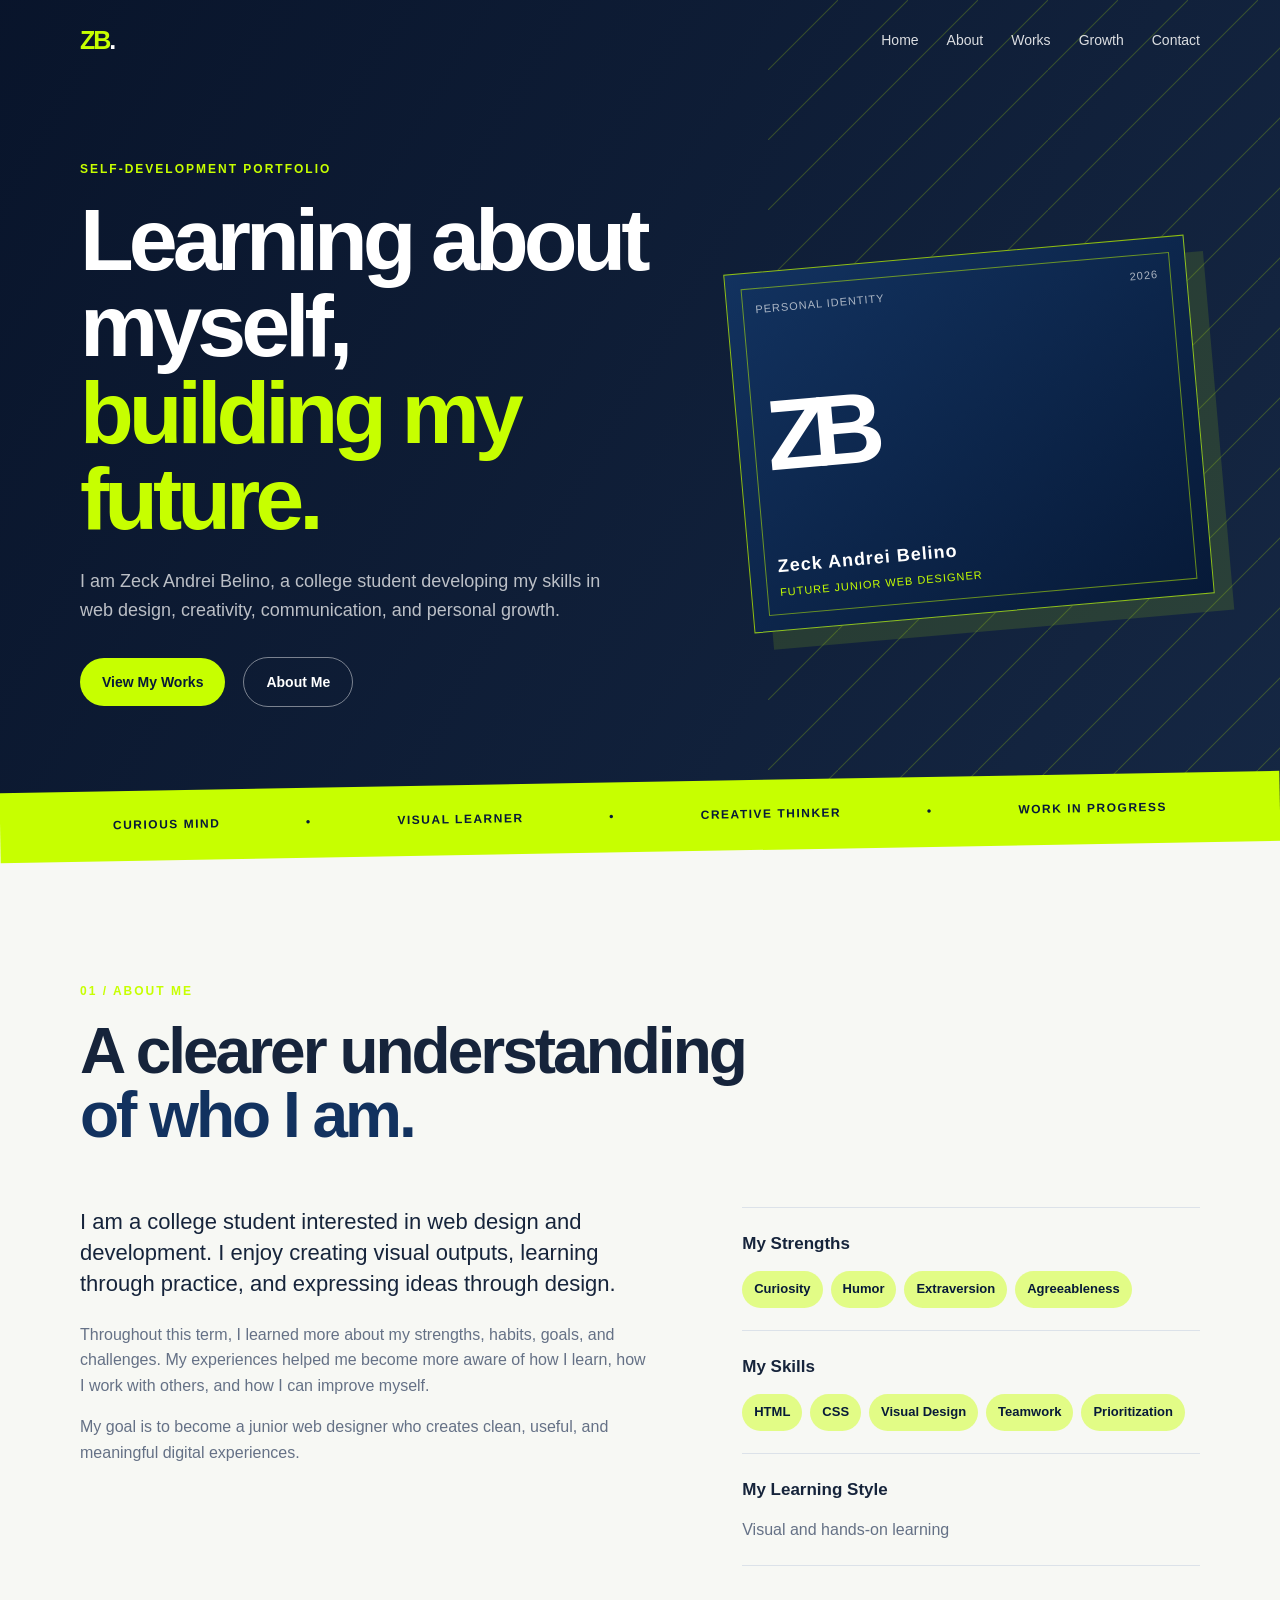
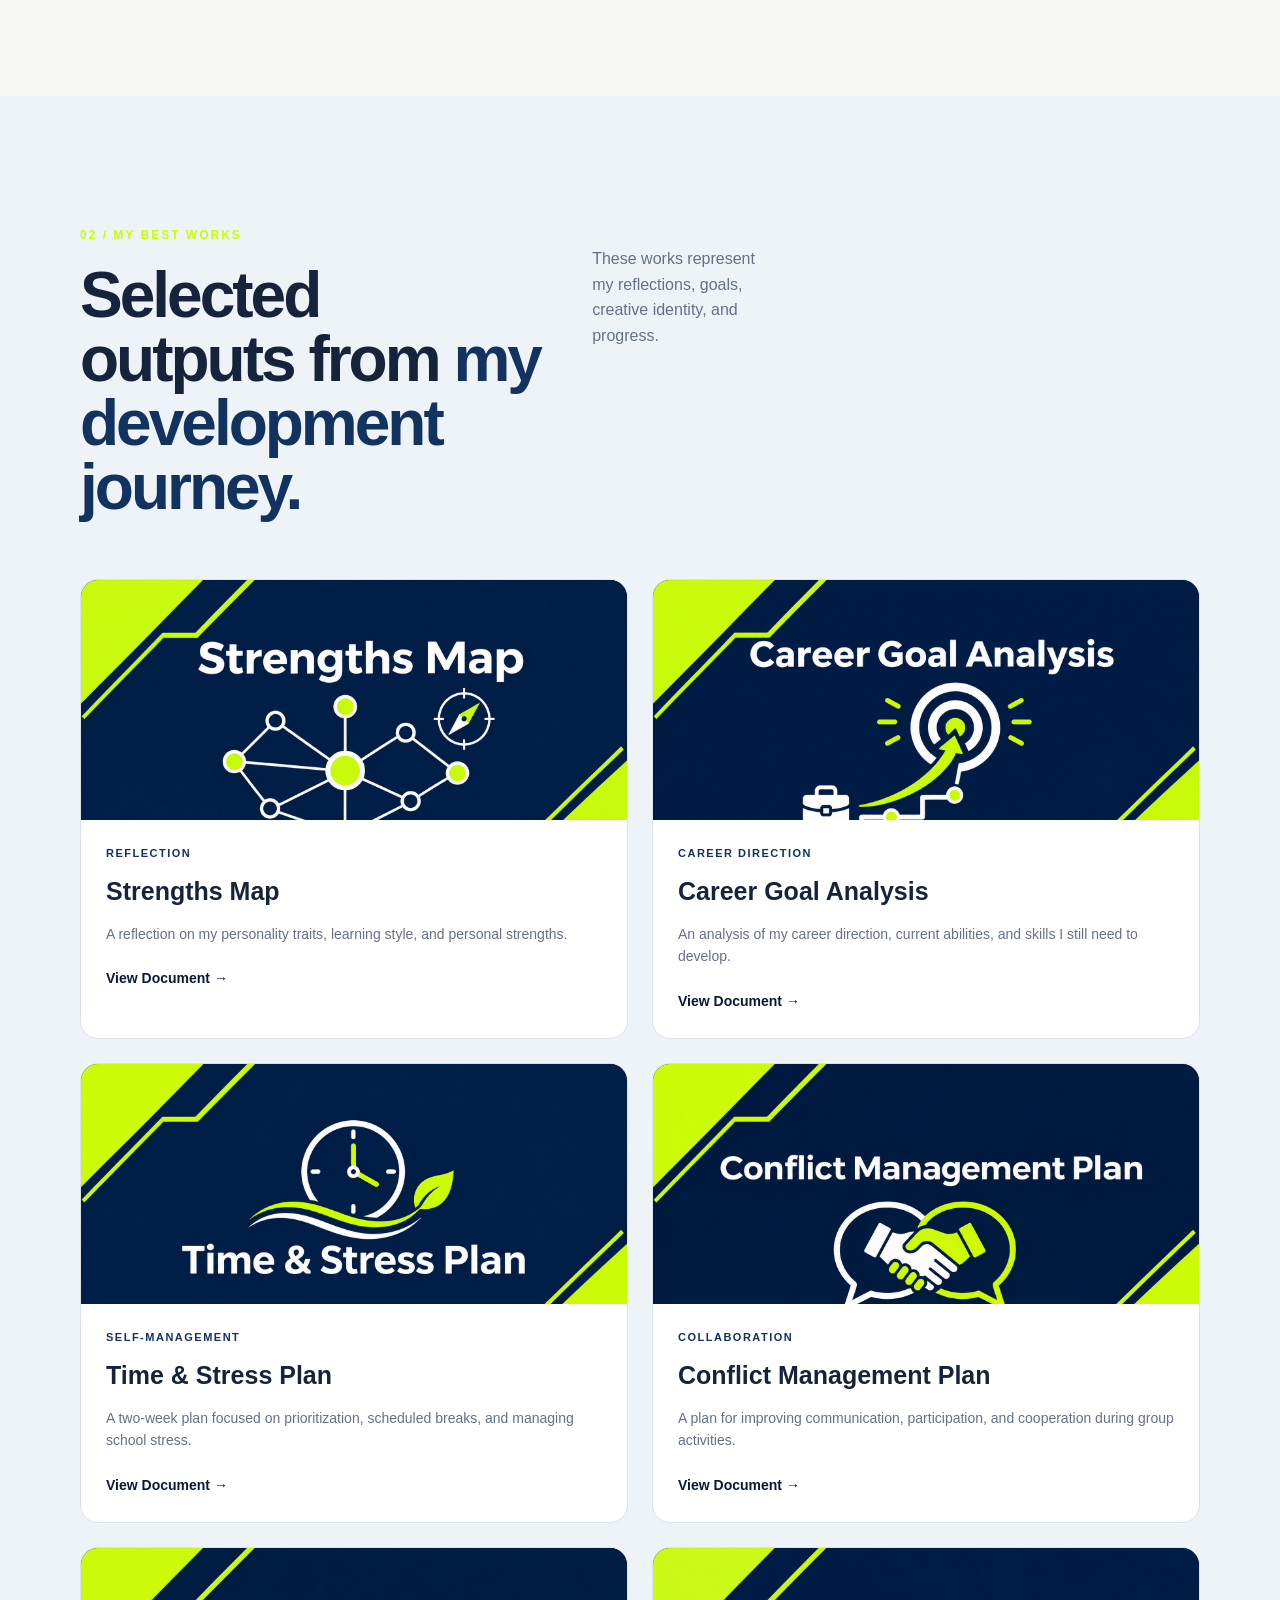
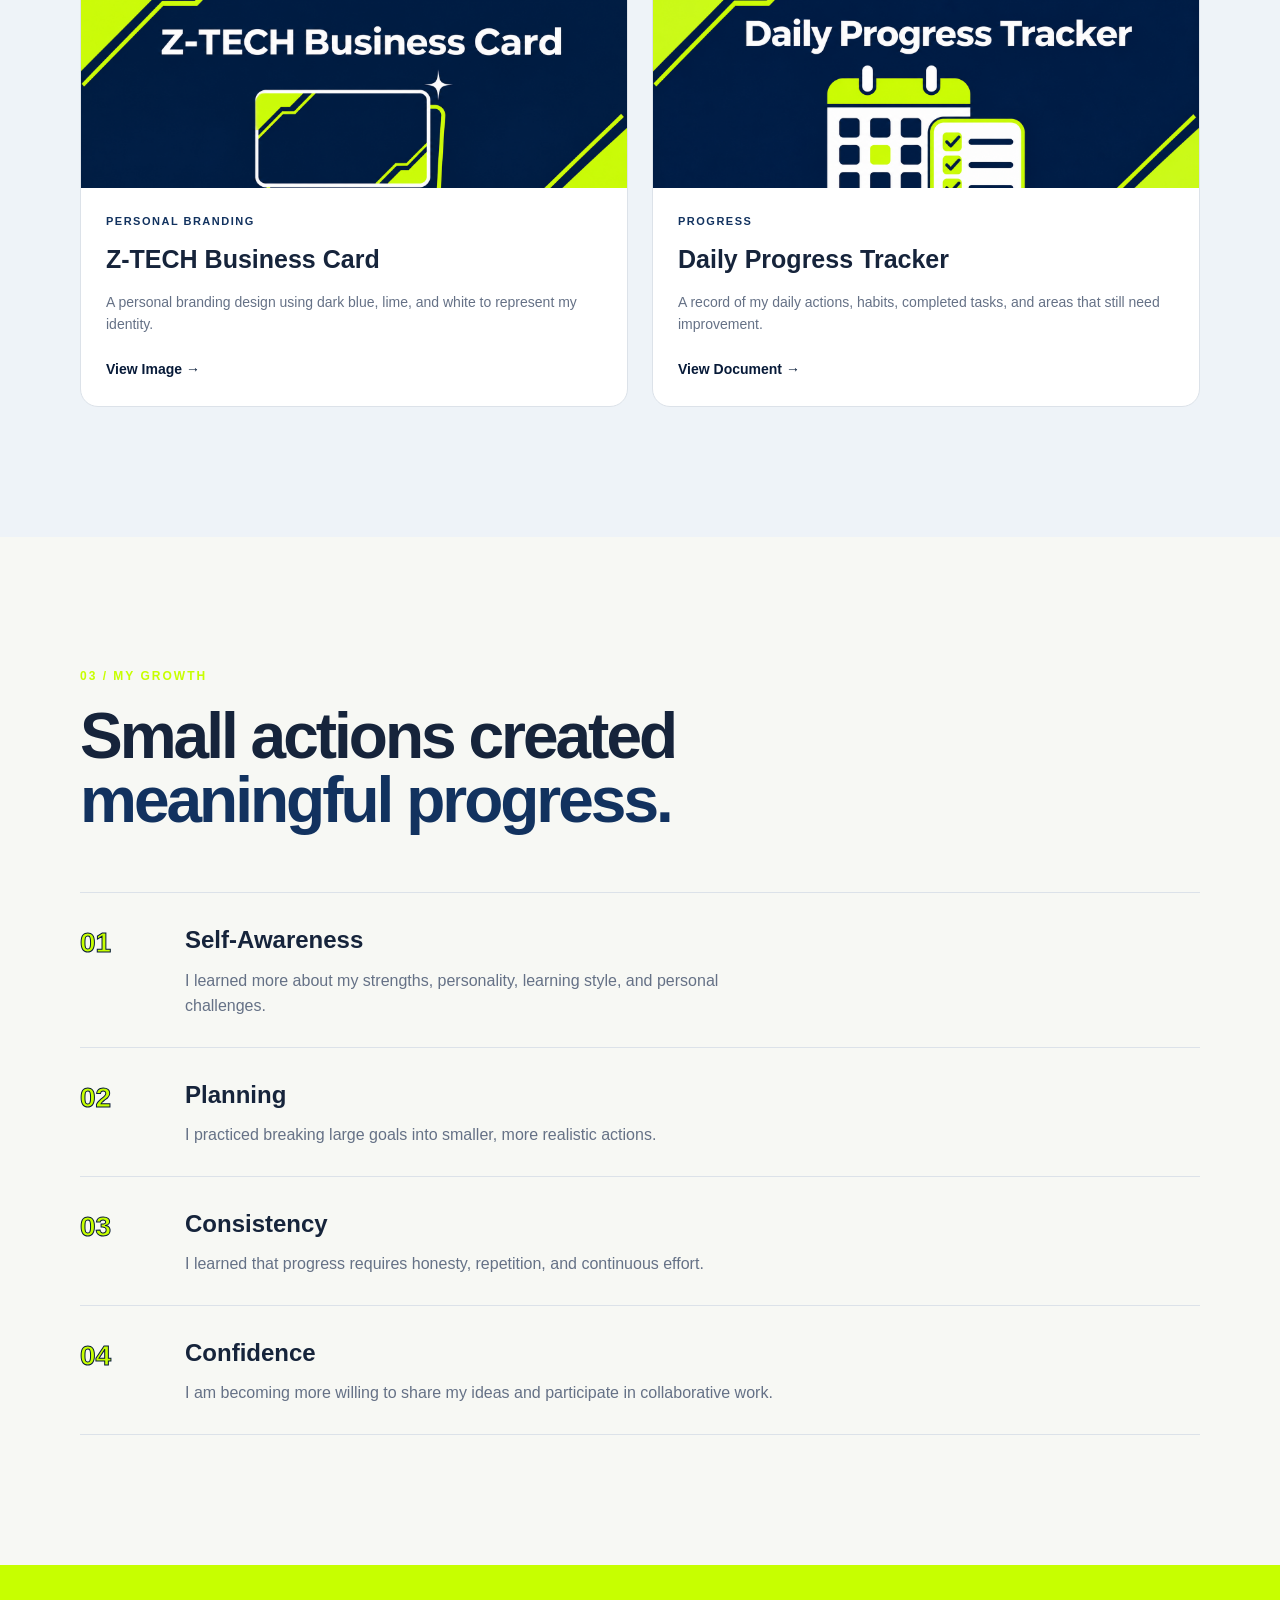
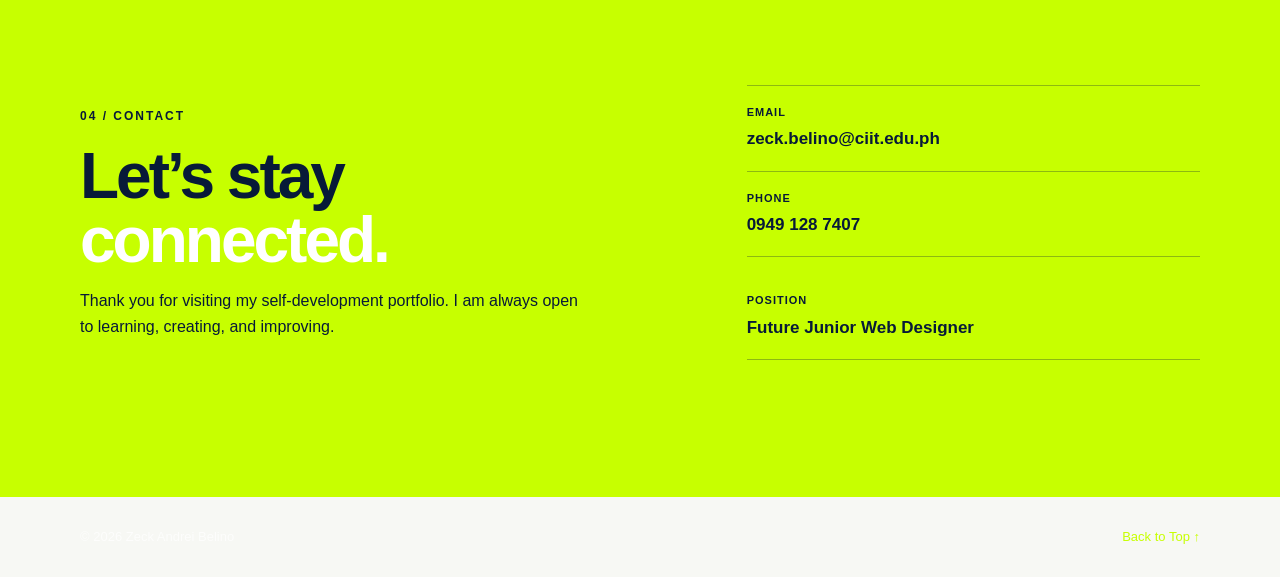
<file: index.html>
<!DOCTYPE html>
<html lang="en">
<head>
    <meta charset="UTF-8">
    <meta name="viewport" content="width=device-width, initial-scale=1.0">

    <title>Zeck Andrei Belino | Portfolio</title>

    <link rel="stylesheet" href="styles.css">
</head>

<body>

    <header class="site-header">
        <div class="container nav-container">

            <a href="#home" class="logo">
                ZB<span>.</span>
            </a>

            <nav class="navigation" aria-label="Main navigation">
                <a href="#home">Home</a>
                <a href="#about">About</a>
                <a href="#works">Works</a>
                <a href="#growth">Growth</a>
                <a href="#contact">Contact</a>
            </nav>

        </div>
    </header>

    <main>

        <section class="hero" id="home">
            <div class="container hero-grid">

                <div class="hero-text">
                    <p class="small-label">SELF-DEVELOPMENT PORTFOLIO</p>

                    <h1>
                        Learning about myself,
                        <span>building my future.</span>
                    </h1>

                    <p class="hero-description">
                        I am Zeck Andrei Belino, a college student developing my
                        skills in web design, creativity, communication, and personal growth.
                    </p>

                    <div class="hero-buttons">
                        <a href="#works" class="button primary-button">
                            View My Works
                        </a>

                        <a href="#about" class="button secondary-button">
                            About Me
                        </a>
                    </div>
                </div>

                <div class="identity-card">
                    <div class="identity-top">
                        <span>PERSONAL IDENTITY</span>
                        <span>2026</span>
                    </div>

                    <div class="identity-logo">
                        ZB
                    </div>

                    <div class="identity-bottom">
                        <strong>Zeck Andrei Belino</strong>
                        <span>Future Junior Web Designer</span>
                    </div>
                </div>

            </div>
        </section>

        <section class="intro-strip">
            <div class="container intro-strip-content">
                <p>CURIOUS MIND</p>
                <span>•</span>
                <p>VISUAL LEARNER</p>
                <span>•</span>
                <p>CREATIVE THINKER</p>
                <span>•</span>
                <p>WORK IN PROGRESS</p>
            </div>
        </section>

        <section class="section" id="about">
            <div class="container">

                <div class="section-heading">
                    <p class="small-label">01 / ABOUT ME</p>

                    <h2>
                        A clearer understanding
                        <span>of who I am.</span>
                    </h2>
                </div>

                <div class="about-grid">

                    <div class="about-text">
                        <p class="large-paragraph">
                            I am a college student interested in web design and
                            development. I enjoy creating visual outputs, learning
                            through practice, and expressing ideas through design.
                        </p>

                        <p>
                            Throughout this term, I learned more about my strengths,
                            habits, goals, and challenges. My experiences helped me
                            become more aware of how I learn, how I work with others,
                            and how I can improve myself.
                        </p>

                        <p>
                            My goal is to become a junior web designer who creates
                            clean, useful, and meaningful digital experiences.
                        </p>
                    </div>

                    <div class="skills-box">

                        <div class="skill-group">
                            <h3>My Strengths</h3>

                            <div class="tag-list">
                                <span>Curiosity</span>
                                <span>Humor</span>
                                <span>Extraversion</span>
                                <span>Agreeableness</span>
                            </div>
                        </div>

                        <div class="skill-group">
                            <h3>My Skills</h3>

                            <div class="tag-list">
                                <span>HTML</span>
                                <span>CSS</span>
                                <span>Visual Design</span>
                                <span>Teamwork</span>
                                <span>Prioritization</span>
                            </div>
                        </div>

                        <div class="skill-group">
                            <h3>My Learning Style</h3>
                            <p>Visual and hands-on learning</p>
                        </div>

                    </div>

                </div>

            </div>
        </section>

        <section class="section light-section" id="works">
            <div class="container">

                <div class="section-heading heading-row">
                    <div>
                        <p class="small-label">02 / MY BEST WORKS</p>

                        <h2>
                            Selected outputs from
                            <span>my development journey.</span>
                        </h2>
                    </div>

                    <p class="heading-description">
                        These works represent my reflections, goals,
                        creative identity, and progress.
                    </p>
                </div>

                <div class="project-grid">

                    <article class="project-card">
                        <div class="project-image">
                            <img src="5726487a-9eb1-4b4b-90cb-794a3b75b8ec.png"
                                alt="Strengths Map project">
                        </div>

                        <div class="project-content">
                            <p class="project-category">REFLECTION</p>
                            <h3>Strengths Map</h3>

                            <p>
                                A reflection on my personality traits, learning style,
                                and personal strengths.
                            </p>

                            <a href="Untitled document (2) (1).pdf"
                                target="_blank"
                                class="project-link">
                                View Document →
                            </a>
                        </div>
                    </article>

                    <article class="project-card">
                        <div class="project-image">
                            <img src="0dbb252a-c9a9-43d4-9658-d744826a8046.png"
                                alt="Career Goal Analysis project">
                        </div>

                        <div class="project-content">
                            <p class="project-category">CAREER DIRECTION</p>
                            <h3>Career Goal Analysis</h3>

                            <p>
                                An analysis of my career direction, current abilities,
                                and skills I still need to develop.
                            </p>

                            <a href="Untitled document (1) (1).pdf"
                                target="_blank"
                                class="project-link">
                                View Document →
                            </a>
                        </div>
                    </article>

                    <article class="project-card">
                        <div class="project-image">
                            <img src="ac0e9878-99e4-4309-ab65-42a518baffd8.png"
                                alt="Time and Stress Plan project">
                        </div>

                        <div class="project-content">
                            <p class="project-category">SELF-MANAGEMENT</p>
                            <h3>Time & Stress Plan</h3>

                            <p>
                                A two-week plan focused on prioritization,
                                scheduled breaks, and managing school stress.
                            </p>

                            <a href="Part 1_ My Two-Week Self-Development Plan.pdf"
                                target="_blank"
                                class="project-link">
                                View Document →
                            </a>
                        </div>
                    </article>

                    <article class="project-card">
                        <div class="project-image">
                            <img src="60fb3ca5-456d-4b8c-8cfd-8cd71c9e4f44.png"
                                alt="Collaboration Plan project">
                        </div>

                        <div class="project-content">
                            <p class="project-category">COLLABORATION</p>
                            <h3>Conflict Management Plan</h3>

                            <p>
                                A plan for improving communication, participation,
                                and cooperation during group activities.
                            </p>

                            <a href="Self_Development_II (1).pdf"
                                target="_blank"
                                class="project-link">
                                View Document →
                            </a>
                        </div>
                    </article>

                    <article class="project-card">
                        <div class="project-image">
                            <img src="61a6b579-88f3-4e82-9f64-a81b5894c572.png"
                                alt="Z-TECH personal branding business card">
                        </div>

                        <div class="project-content">
                            <p class="project-category">PERSONAL BRANDING</p>
                            <h3>Z-TECH Business Card</h3>

                            <p>
                                A personal branding design using dark blue,
                                lime, and white to represent my identity.
                            </p>

                            <a href="business-card2.webp"
                                target="_blank"
                                class="project-link">
                                View Image →
                            </a>
                        </div>
                    </article>

                    <article class="project-card">
                        <div class="project-image">
                            <img src="d9bf7e5f-47af-4261-9d14-653e694151b7.png"
                                alt="Daily Progress Tracker project">
                        </div>

                        <div class="project-content">
                            <p class="project-category">PROGRESS</p>
                            <h3>Daily Progress Tracker</h3>

                            <p>
                                A record of my daily actions, habits, completed tasks,
                                and areas that still need improvement.
                            </p>

                            <a href="Zeck_Belino  (1).pdf"
                                target="_blank"
                                class="project-link">
                                View Document →
                            </a>
                        </div>
                    </article>

                </div>

            </div>
        </section>

        <section class="section" id="growth">
            <div class="container">

                <div class="section-heading">
                    <p class="small-label">03 / MY GROWTH</p>

                    <h2>
                        Small actions created
                        <span>meaningful progress.</span>
                    </h2>
                </div>

                <div class="growth-list">

                    <div class="growth-item">
                        <div class="growth-number">01</div>

                        <div>
                            <h3>Self-Awareness</h3>
                            <p>
                                I learned more about my strengths, personality,
                                learning style, and personal challenges.
                            </p>
                        </div>
                    </div>

                    <div class="growth-item">
                        <div class="growth-number">02</div>

                        <div>
                            <h3>Planning</h3>
                            <p>
                                I practiced breaking large goals into smaller,
                                more realistic actions.
                            </p>
                        </div>
                    </div>

                    <div class="growth-item">
                        <div class="growth-number">03</div>

                        <div>
                            <h3>Consistency</h3>
                            <p>
                                I learned that progress requires honesty,
                                repetition, and continuous effort.
                            </p>
                        </div>
                    </div>

                    <div class="growth-item">
                        <div class="growth-number">04</div>

                        <div>
                            <h3>Confidence</h3>
                            <p>
                                I am becoming more willing to share my ideas
                                and participate in collaborative work.
                            </p>
                        </div>
                    </div>

                </div>

            </div>
        </section>

        <section class="contact-section" id="contact">
            <div class="container contact-content">

                <div>
                    <p class="small-label">04 / CONTACT</p>

                    <h2>
                        Let’s stay
                        <span>connected.</span>
                    </h2>

                    <p>
                        Thank you for visiting my self-development portfolio.
                        I am always open to learning, creating, and improving.
                    </p>
                </div>

                <div class="contact-details">
                    <a href="mailto:zeck.belino@ciit.edu.ph">
                        <small>Email</small>
                        zeck.belino@ciit.edu.ph
                    </a>

                    <a href="tel:+639491287407">
                        <small>Phone</small>
                        0949 128 7407
                    </a>

                    <p>
                        <small>Position</small>
                        Future Junior Web Designer
                    </p>
                </div>

            </div>
        </section>

    </main>

    <footer class="site-footer">
        <div class="container footer-content">
            <p>© 2026 Zeck Andrei Belino</p>
            <a href="#home">Back to Top ↑</a>
        </div>
    </footer>

</body>
</html>
</file>
<file: styles.css>
:root {
    --navy: #071a38;
    --navy-light: #12325f;
    --lime: #c7ff00;
    --white: #ffffff;
    --paper: #f7f8f4;
    --light-blue: #eef3f8;
    --text: #16243b;
    --muted: #657186;
    --border: #dce2e9;

    --heading-font: Arial, sans-serif;
    --body-font: Arial, sans-serif;
}

* {
    box-sizing: border-box;
}

html {
    scroll-behavior: smooth;
}

body {
    margin: 0;
    background: var(--paper);
    color: var(--text);
    font-family: var(--body-font);
    line-height: 1.6;
}

img {
    display: block;
    width: 100%;
    max-width: 100%;
}

a {
    color: inherit;
    text-decoration: none;
}

.container {
    width: min(1120px, calc(100% - 40px));
    margin: 0 auto;
}

/* Header */

.site-header {
    position: absolute;
    top: 0;
    left: 0;
    z-index: 10;
    width: 100%;
    color: var(--white);
}

.nav-container {
    min-height: 80px;
    display: flex;
    align-items: center;
    justify-content: space-between;
    gap: 30px;
}

.logo {
    color: var(--lime);
    font-family: var(--heading-font);
    font-size: 25px;
    font-weight: bold;
    letter-spacing: -2px;
}

.logo span {
    color: var(--white);
}

.navigation {
    display: flex;
    align-items: center;
    gap: 28px;
    font-size: 14px;
}

.navigation a {
    opacity: .85;
    transition: .25s ease;
}

.navigation a:hover {
    color: var(--lime);
    opacity: 1;
}

.navigation .nav-cta {
    padding: 9px 15px;
    border: 1px solid var(--lime);
    border-radius: 30px;
    color: var(--lime);
}

/* Hero */

.hero {
    position: relative;
    min-height: 720px;
    padding: 160px 0 110px;
    overflow: hidden;
    background:
        linear-gradient(
            120deg,
            rgba(4, 16, 39, .98),
            rgba(7, 26, 56, .94)
        );
    color: var(--white);
}

.hero::after {
    content: "";
    position: absolute;
    top: 0;
    right: 0;
    width: 40%;
    height: 100%;
    opacity: .2;
    background-image:
        linear-gradient(
            135deg,
            transparent 49%,
            var(--lime) 50%,
            transparent 51%
        );
    background-size: 70px 70px;
    pointer-events: none;
}

.hero-grid {
    position: relative;
    z-index: 1;
    display: grid;
    grid-template-columns: 1fr .8fr;
    align-items: center;
    gap: 80px;
}

.hero-text {
    max-width: 650px;
}

.small-label {
    margin: 0 0 18px;
    color: var(--lime);
    font-size: 12px;
    font-weight: bold;
    letter-spacing: 2px;
}

.hero h1 {
    margin: 0 0 25px;
    font-family: var(--heading-font);
    font-size: clamp(48px, 7vw, 88px);
    line-height: .98;
    letter-spacing: -5px;
}

.hero h1 span {
    color: var(--lime);
}

.hero-description {
    max-width: 540px;
    margin-bottom: 32px;
    color: rgba(255,255,255,.72);
    font-size: 18px;
}

.hero-buttons {
    display: flex;
    align-items: center;
    gap: 18px;
    flex-wrap: wrap;
}

.button {
    display: inline-block;
    padding: 13px 22px;
    border-radius: 30px;
    font-size: 14px;
    font-weight: bold;
    transition: .25s ease;
}

.button:hover {
    transform: translateY(-3px);
}

.primary-button {
    background: var(--lime);
    color: var(--navy);
}

.secondary-button {
    border: 1px solid rgba(255,255,255,.45);
    color: var(--white);
}

.secondary-button:hover {
    border-color: var(--lime);
    color: var(--lime);
}

/* Identity Card */

.identity-card {
    position: relative;
    min-height: 360px;
    padding: 28px;
    display: flex;
    flex-direction: column;
    justify-content: space-between;
    background: linear-gradient(145deg, var(--navy-light), var(--navy));
    border: 1px solid rgba(199,255,0,.7);
    box-shadow: 18px 18px 0 rgba(199,255,0,.12);
    transform: rotate(-5deg);
}

.identity-card::before {
    content: "";
    position: absolute;
    inset: 15px;
    border: 1px solid rgba(199,255,0,.5);
    pointer-events: none;
}

.identity-top,
.identity-bottom {
    position: relative;
    z-index: 1;
    display: flex;
    justify-content: space-between;
    gap: 20px;
    font-size: 11px;
    letter-spacing: 1px;
    text-transform: uppercase;
}

.identity-top {
    color: rgba(255,255,255,.65);
}

.identity-bottom {
    flex-direction: column;
    gap: 4px;
    color: var(--lime);
}

.identity-bottom strong {
    color: var(--white);
    font-size: 18px;
    text-transform: none;
}

.identity-bottom span {
    font-size: 11px;
}

.identity-logo {
    position: relative;
    z-index: 1;
    color: var(--white);
    font-family: var(--heading-font);
    font-size: 100px;
    font-weight: bold;
    letter-spacing: -15px;
}

/* Intro Strip */

.intro-strip {
    position: relative;
    z-index: 2;
    margin-top: -35px;
    background: var(--lime);
    color: var(--navy);
    transform: rotate(-1deg);
}

.intro-strip-content {
    min-height: 70px;
    display: flex;
    align-items: center;
    justify-content: space-around;
    gap: 20px;
    font-size: 12px;
    font-weight: bold;
    letter-spacing: 1.5px;
}

.intro-strip-content p {
    margin: 0;
}

/* Sections */

.section {
    padding: 130px 0;
}

.light-section {
    background: var(--light-blue);
}

.section-heading {
    max-width: 700px;
    margin-bottom: 60px;
}

.section-heading h2,
.contact-section h2 {
    margin: 0;
    font-family: var(--heading-font);
    font-size: clamp(38px, 5vw, 64px);
    line-height: 1;
    letter-spacing: -3px;
}

.section-heading h2 span,
.contact-section h2 span {
    color: var(--navy-light);
}

/* About */

.about-grid {
    display: grid;
    grid-template-columns: 1fr .8fr;
    gap: 90px;
    align-items: start;
}

.about-text {
    max-width: 620px;
    color: var(--muted);
}

.about-text p {
    margin-top: 0;
}

.about-text .large-paragraph {
    color: var(--text);
    font-size: 22px;
    line-height: 1.4;
}

.skills-box {
    border-top: 1px solid var(--border);
}

.skill-group {
    padding: 22px 0;
    border-bottom: 1px solid var(--border);
}

.skill-group h3 {
    margin: 0 0 14px;
    font-size: 17px;
}

.skill-group p {
    margin: 0;
    color: var(--muted);
}

.tag-list {
    display: flex;
    gap: 8px;
    flex-wrap: wrap;
}

.tag-list span {
    padding: 8px 12px;
    border-radius: 30px;
    background: rgba(199,255,0,.45);
    color: var(--navy);
    font-size: 13px;
    font-weight: bold;
}

/* Works */

.heading-row {
    display: flex;
    justify-content: space-between;
    gap: 50px;
}

.heading-description {
    max-width: 320px;
    margin: 20px 0 0;
    color: var(--muted);
}

.project-grid {
    display: grid;
    grid-template-columns: repeat(2, 1fr);
    gap: 24px;
}

.project-card {
    overflow: hidden;
    background: var(--white);
    border: 1px solid var(--border);
    border-radius: 18px;
    transition: .3s ease;
}

.project-card:hover {
    box-shadow: 0 18px 40px rgba(7,26,56,.12);
    transform: translateY(-6px);
}

.project-image {
    height: 240px;
    overflow: hidden;
    background: var(--navy);
}

.project-image img {
    width: 100%;
    height: 100%;
    object-fit: cover;
    object-position: top center;
    transition: .4s ease;
}

.project-card:hover .project-image img {
    transform: scale(1.04);
}

.project-content {
    padding: 25px;
}

.project-category {
    margin: 0 0 8px;
    color: var(--navy-light);
    font-size: 11px;
    font-weight: bold;
    letter-spacing: 1.5px;
}

.project-content h3 {
    margin: 0 0 12px;
    font-size: 25px;
}

.project-content p:not(.project-category) {
    margin: 0 0 20px;
    color: var(--muted);
    font-size: 14px;
}

.project-link {
    color: var(--navy);
    font-size: 14px;
    font-weight: bold;
}

.project-link:hover {
    color: var(--navy-light);
}

/* Growth */

.growth-list {
    border-top: 1px solid var(--border);
}

.growth-item {
    display: grid;
    grid-template-columns: 80px 1fr;
    gap: 25px;
    padding: 28px 0;
    border-bottom: 1px solid var(--border);
}

.growth-number {
    color: var(--lime);
    font-size: 28px;
    font-weight: bold;
    -webkit-text-stroke: 1px var(--navy);
}

.growth-item h3 {
    margin: 0 0 8px;
    font-size: 24px;
}

.growth-item p {
    max-width: 600px;
    margin: 0;
    color: var(--muted);
}

/* Contact */

.contact-section {
    padding: 120px 0;
    background: var(--lime);
    color: var(--navy);
}

.contact-content {
    display: grid;
    grid-template-columns: 1fr .8fr;
    gap: 100px;
    align-items: center;
}

.contact-section .small-label {
    color: var(--navy);
}

.contact-section h2 span {
    color: var(--white);
}

.contact-section p {
    max-width: 500px;
}

.contact-details {
    border-top: 1px solid rgba(7,26,56,.3);
}

.contact-details a,
.contact-details p {
    display: block;
    padding: 18px 0;
    border-bottom: 1px solid rgba(7,26,56,.3);
    font-size: 17px;
    font-weight: bold;
}

.contact-details small {
    display: block;
    margin-bottom: 4px;
    font-size: 11px;
    letter-spacing: 1px;
    text-transform: uppercase;
}

/* Footer */

.site-footer {
    background: var(--navy-deep);
    color: rgba(255,255,255,.7);
}

.footer-content {
    min-height: 80px;
    display: flex;
    align-items: center;
    justify-content: space-between;
    gap: 20px;
    font-size: 13px;
}

.footer-content p {
    margin: 0;
}

.footer-content a {
    color: var(--lime);
}

/* Responsive Design */

@media (max-width: 850px) {

    .hero {
        padding-top: 140px;
    }

    .hero-grid,
    .about-grid,
    .contact-content {
        grid-template-columns: 1fr;
        gap: 50px;
    }

    .identity-card {
        width: min(500px, 100%);
        margin: 0 auto;
    }

    .heading-row {
        display: block;
    }

    .heading-description {
        margin-top: 25px;
    }
}

@media (max-width: 600px) {

    .container {
        width: min(100% - 30px, 1120px);
    }

    .nav-container {
        align-items: flex-start;
        flex-direction: column;
        padding: 18px 0;
    }

    .navigation {
        width: 100%;
        gap: 14px;
        flex-wrap: wrap;
        font-size: 12px;
    }

    .navigation .nav-cta {
        padding: 6px 10px;
    }

    .hero {
        min-height: 850px;
        padding: 175px 0 90px;
    }

    .hero h1 {
        font-size: 52px;
        letter-spacing: -3px;
    }

    .hero-description {
        font-size: 16px;
    }

    .identity-card {
        min-height: 300px;
    }

    .identity-logo {
        font-size: 78px;
    }

    .intro-strip-content {
        min-height: 60px;
        justify-content: flex-start;
        overflow: hidden;
        white-space: nowrap;
        font-size: 9px;
    }

    .intro-strip-content span:nth-of-type(2),
    .intro-strip-content p:nth-of-type(3),
    .intro-strip-content span:nth-of-type(3),
    .intro-strip-content p:nth-of-type(4) {
        display: none;
    }

    .section {
        padding: 85px 0;
    }

    .section-heading {
        margin-bottom: 40px;
    }

    .project-grid {
        grid-template-columns: 1fr;
    }

    .project-image {
        height: 210px;
    }

    .growth-item {
        grid-template-columns: 55px 1fr;
        gap: 15px;
    }

    .growth-item h3 {
        font-size: 21px;
    }

    .contact-section {
        padding: 85px 0;
    }

    .footer-content {
        min-height: 100px;
        align-items: flex-start;
        flex-direction: column;
        justify-content: center;
    }
}
</file>
